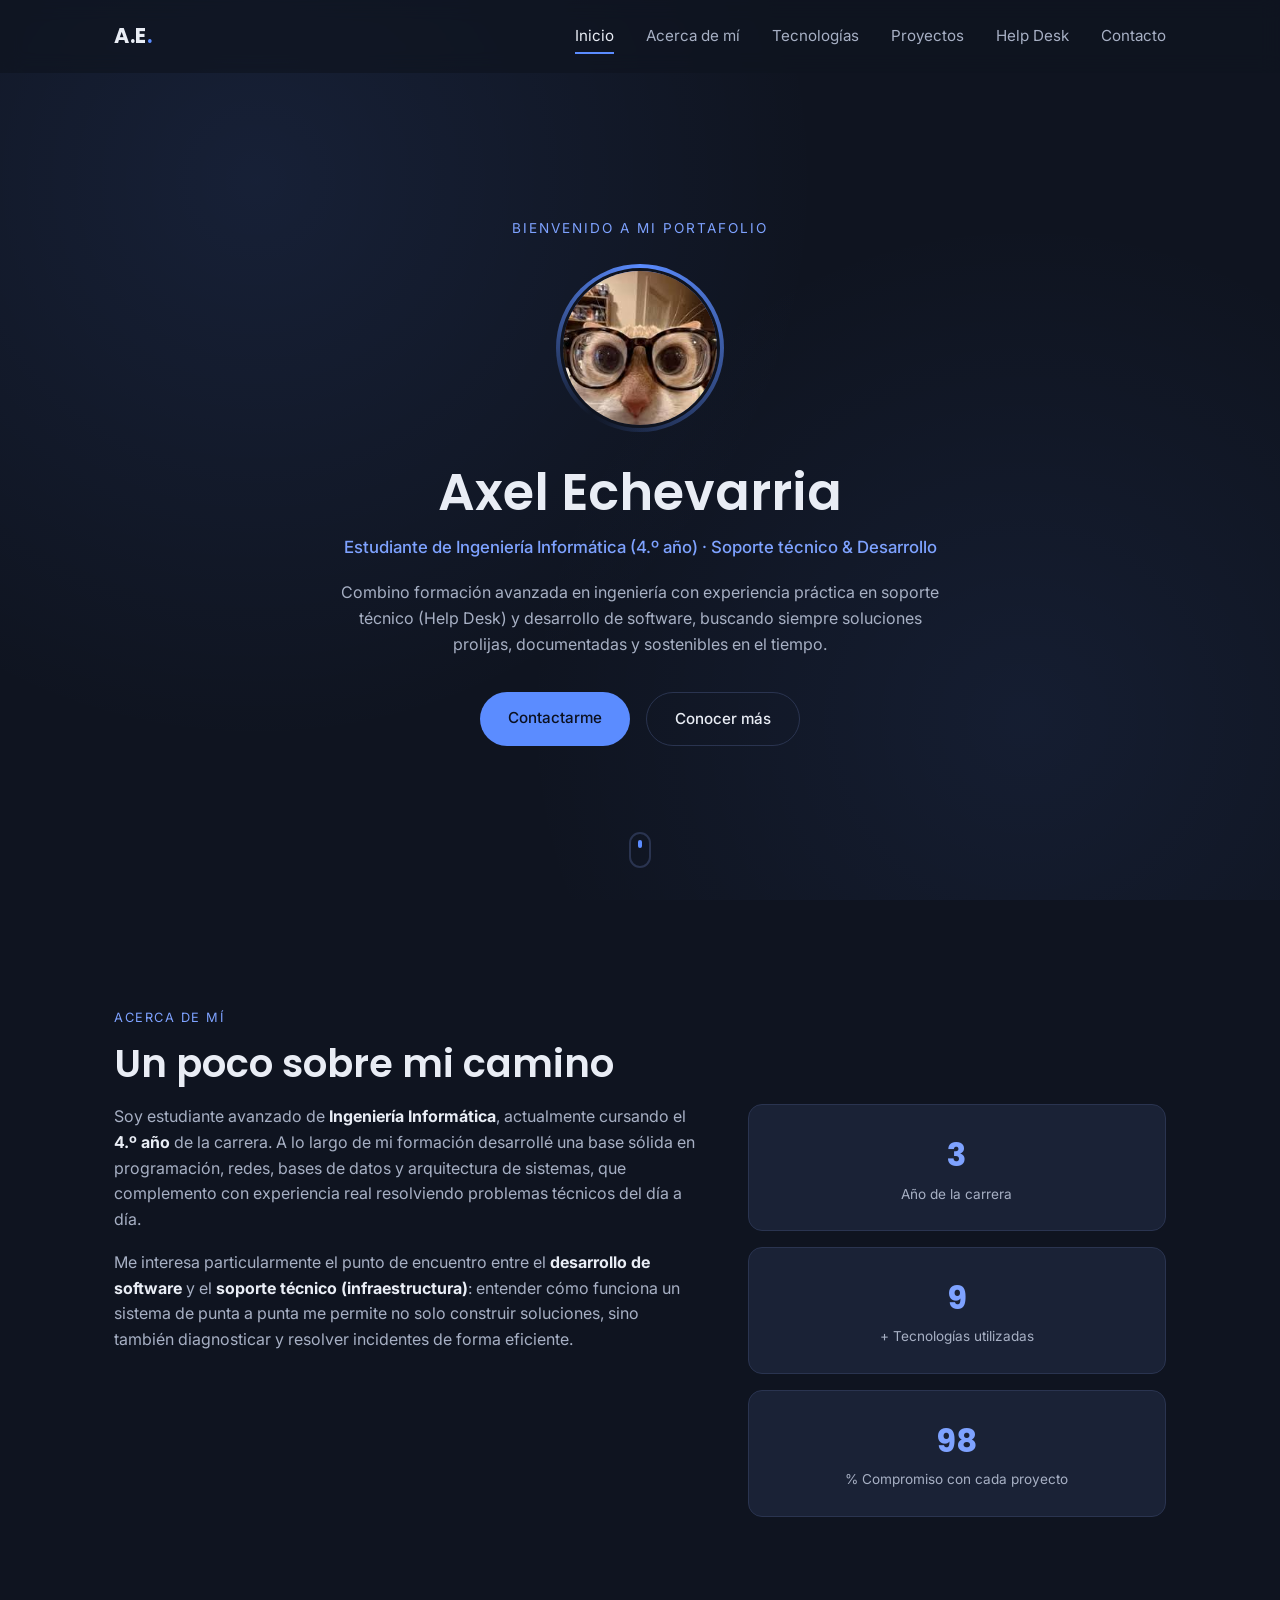
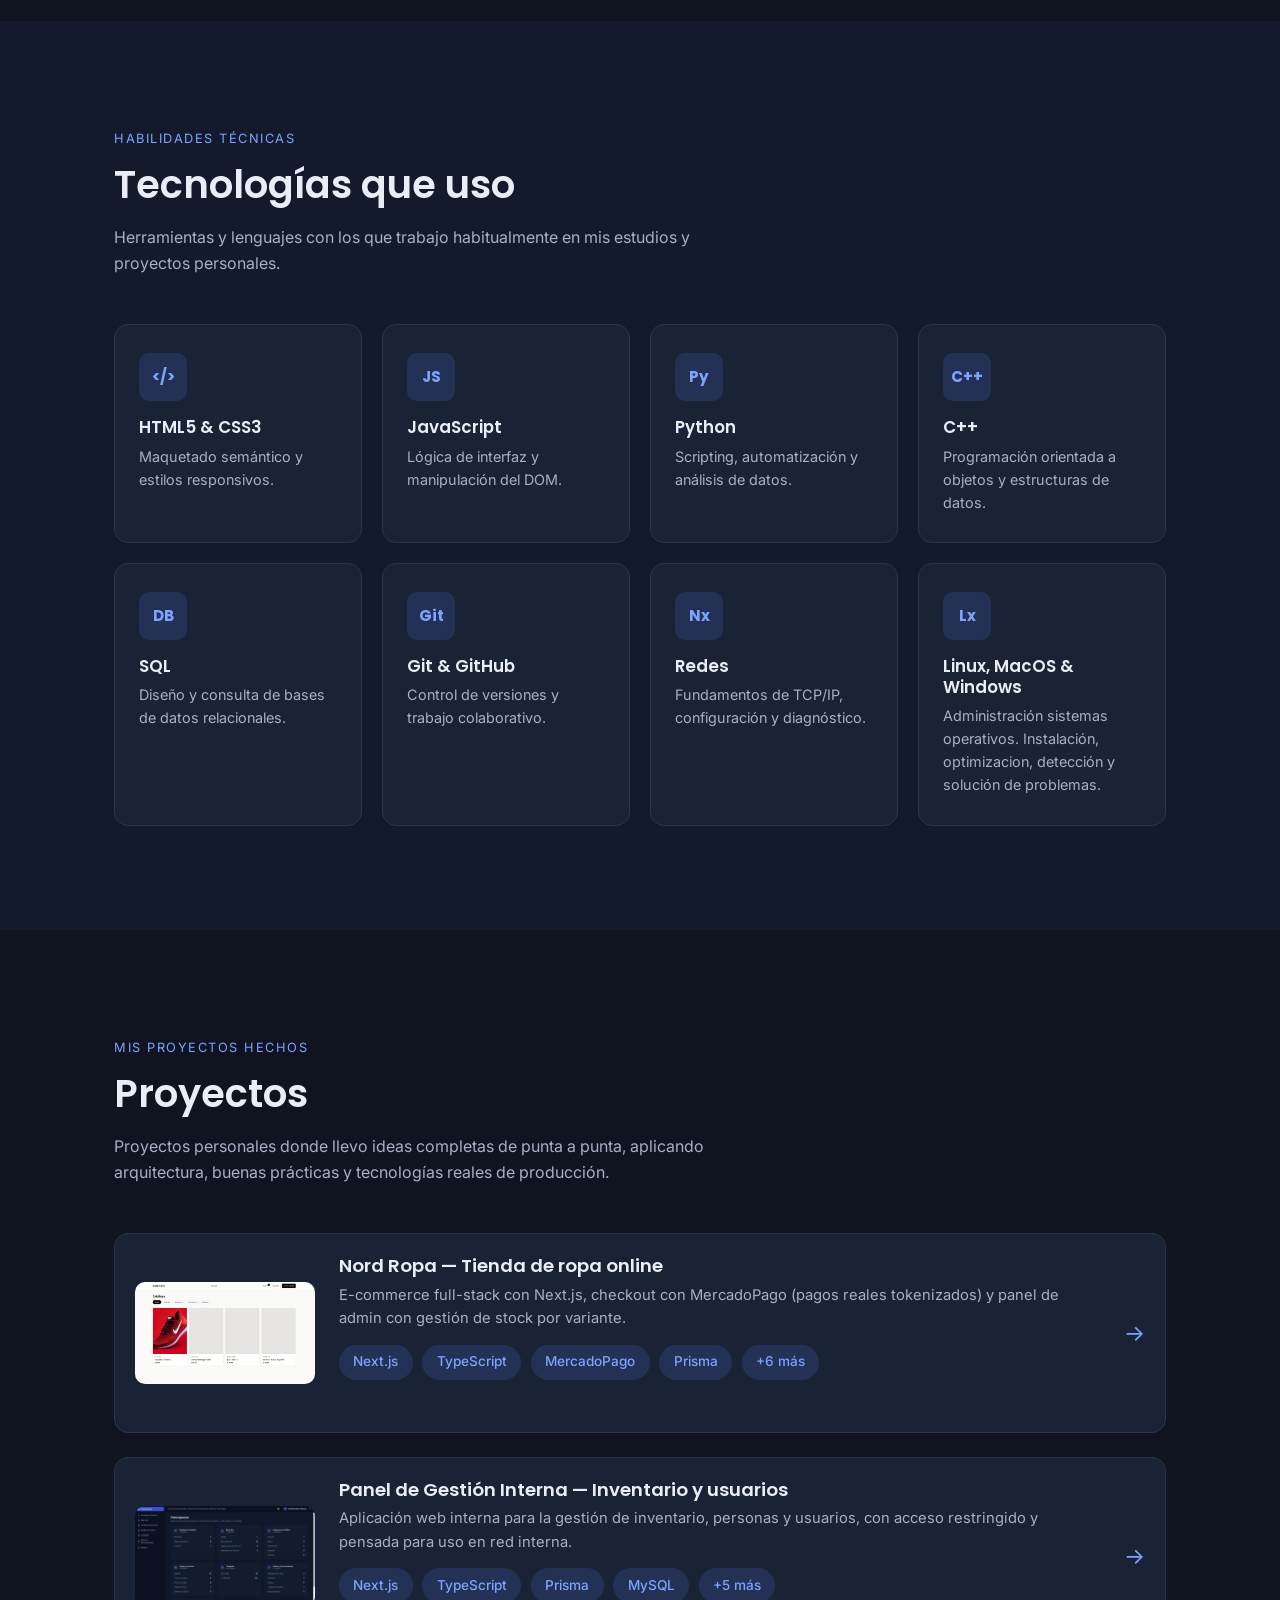
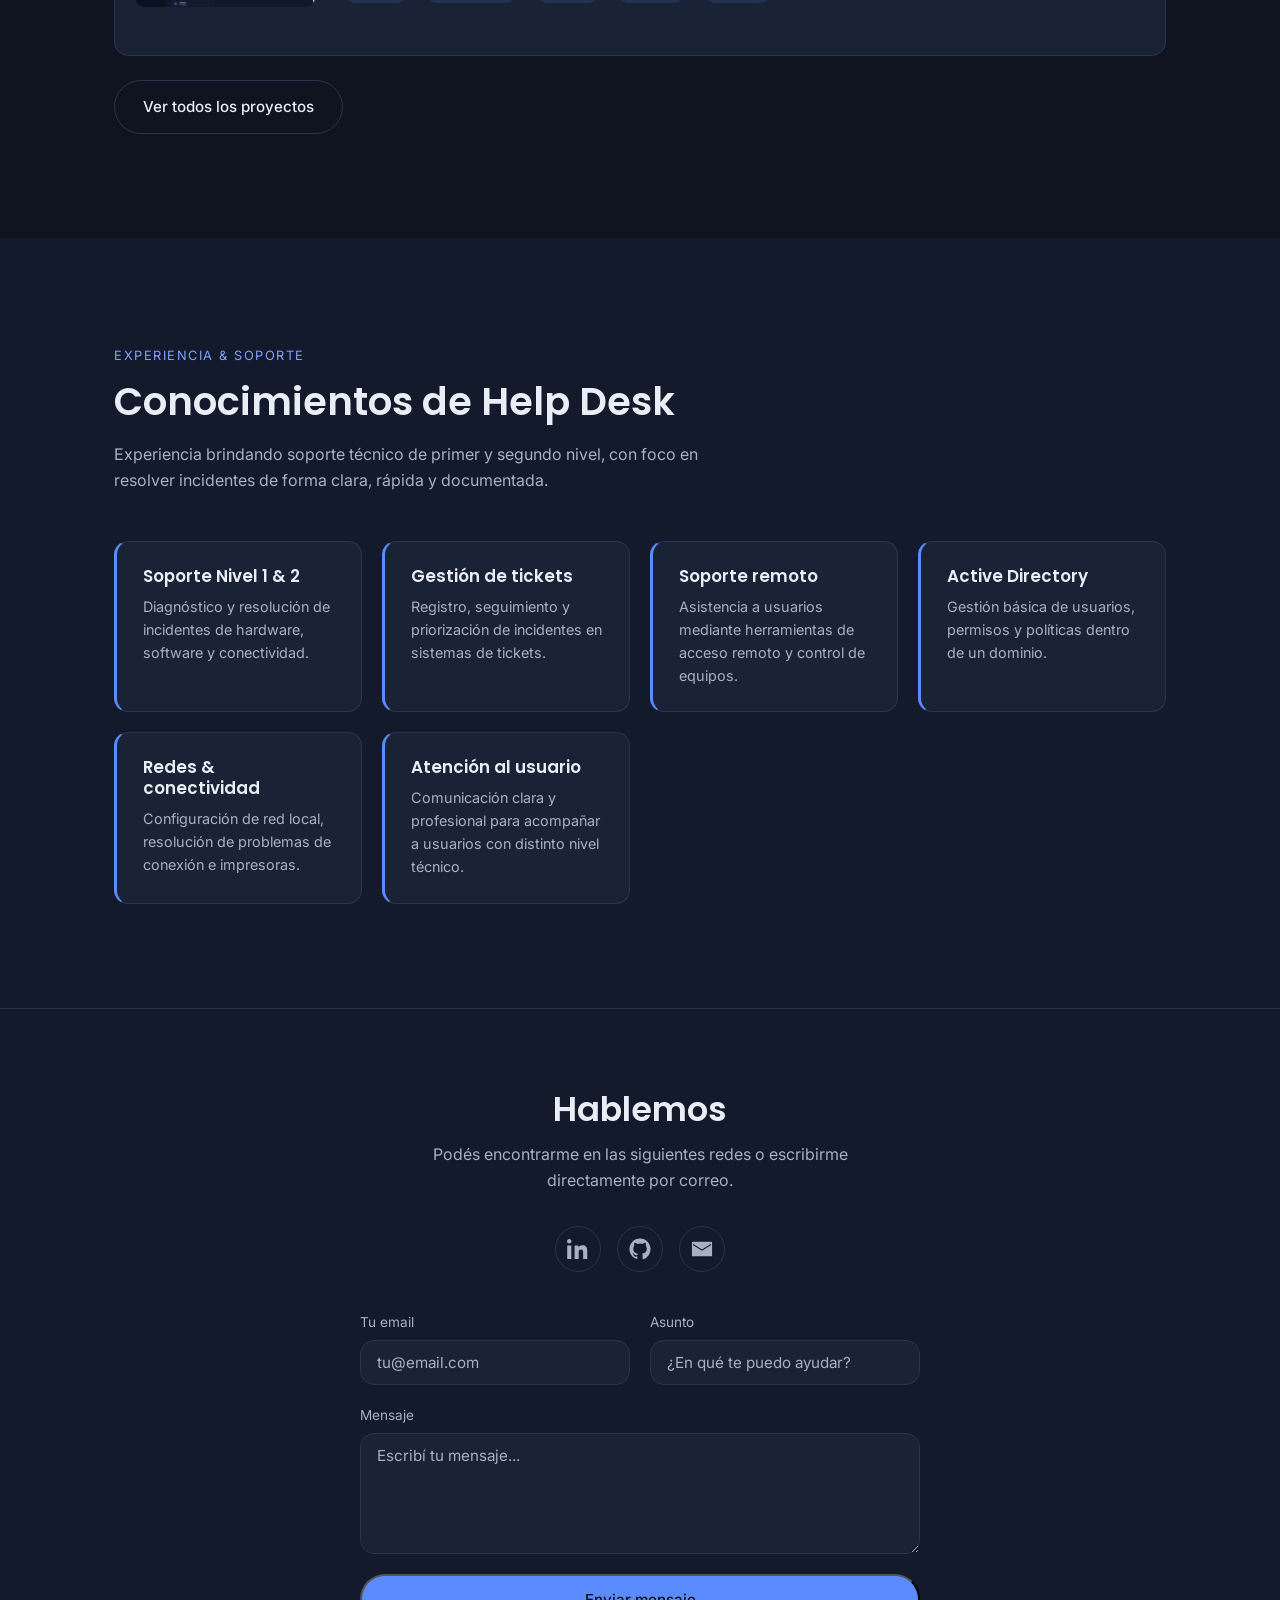
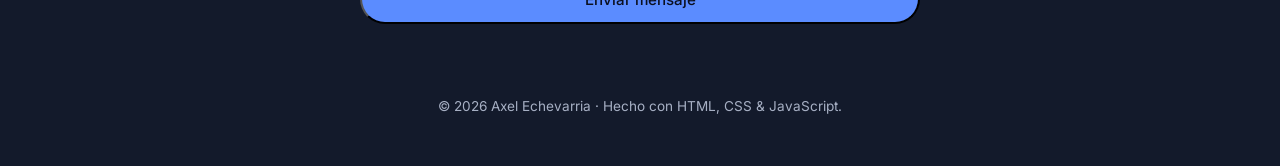
<file: index.html>
<!DOCTYPE html>
<html lang="es">
<head>
<meta charset="UTF-8">
<meta name="viewport" content="width=device-width, initial-scale=1.0">
<title>Axel Echevarria — Portafolio</title>
<meta name="description" content="Portafolio personal — Estudiante de Ingeniería Informática, soporte técnico y desarrollo.">
<link rel="preconnect" href="https://fonts.googleapis.com">
<link rel="preconnect" href="https://fonts.gstatic.com" crossorigin>
<link href="https://fonts.googleapis.com/css2?family=Poppins:wght@400;500;600;700&family=Inter:wght@400;500;600&display=swap" rel="stylesheet">
<link rel="stylesheet" href="css/style.css">
</head>
<body>

  <!-- Barra de progreso de scroll -->
  <div class="scroll-progress" id="scrollProgress"></div>

  <!-- NAVBAR -->
  <header class="navbar" id="navbar">
    <nav class="nav container">
      <a href="#inicio" class="logo">A.E<span>.</span></a>

      <button class="nav-toggle" id="navToggle" aria-label="Abrir menú">
        <span></span><span></span><span></span>
      </button>

      <ul class="nav-links" id="navLinks">
        <li><a href="#inicio" class="nav-link active">Inicio</a></li>
        <li><a href="#acerca" class="nav-link">Acerca de mí</a></li>
        <li><a href="#tecnologias" class="nav-link">Tecnologías</a></li>
        <li><a href="mis_proyectos.html" class="nav-link">Proyectos</a></li>
        <li><a href="#helpdesk" class="nav-link">Help Desk</a></li>
        <li><a href="#contacto" class="nav-link">Contacto</a></li>
      </ul>
    </nav>
  </header>

  <main>
    <!-- HERO -->
    <section id="inicio" class="hero">
      <div class="container hero-content">
        <p class="hero-eyebrow reveal">Bienvenido a mi portafolio</p>

        <div class="hero-photo reveal">
          <div class="hero-photo-ring">
            <!--
              Reemplazá la imagen de abajo por tu foto:
              agregá tu archivo en assets/foto.jpg (o cambiá el nombre acá).
              Si no existe, se muestra un placeholder con tus iniciales.
            -->
            <img src="assets/foto.jpg" alt="Foto de Axel Echevarria" id="profilePhoto">
            <div class="hero-photo-fallback" id="photoFallback">AC</div>
          </div>
        </div>

        <h1 class="hero-title reveal">Axel Echevarria</h1>
        <p class="hero-subtitle reveal">
          Estudiante de Ingeniería Informática (4.º año) · Soporte técnico &amp; Desarrollo
        </p>
        <p class="hero-desc reveal">
          Combino formación avanzada en ingeniería con experiencia práctica en soporte
          técnico (Help Desk) y desarrollo de software, buscando siempre soluciones
          prolijas, documentadas y sostenibles en el tiempo.
        </p>

        <div class="hero-actions reveal">
          <a href="#contacto" class="btn btn-primary">Contactarme</a>
          <a href="#acerca" class="btn btn-outline">Conocer más</a>
        </div>
      </div>

      <a href="#acerca" class="scroll-cue" aria-label="Desplazarse hacia abajo">
        <span></span>
      </a>
    </section>

    <!-- ACERCA DE MÍ -->
    <section id="acerca" class="section">
      <div class="container">
        <span class="section-tag reveal">Acerca de mí</span>
        <h2 class="section-title reveal">Un poco sobre mi camino</h2>

        <div class="about-grid">
          <div class="about-text reveal">
            <p>
              Soy estudiante avanzado de <strong>Ingeniería Informática</strong>, actualmente
              cursando el <strong>4.º año</strong> de la carrera. A lo largo de mi formación
              desarrollé una base sólida en programación, redes, bases de datos y arquitectura
              de sistemas, que complemento con experiencia real resolviendo problemas técnicos
              del día a día.
            </p>
            <p>
              Me interesa particularmente el punto de encuentro entre el <strong>desarrollo
              de software</strong> y el <strong>soporte técnico (infraestructura)</strong>: entender cómo
              funciona un sistema de punta a punta me permite no solo construir soluciones,
              sino también diagnosticar y resolver incidentes de forma eficiente.
            </p>
            
          </div>

          <div class="about-stats reveal">
            <div class="stat-card">
              <span class="stat-number" data-count="4">0</span>
              <span class="stat-label">Año de la carrera</span>
            </div>
            <div class="stat-card">
              <span class="stat-number" data-count="10">0</span>
              <span class="stat-label">+ Tecnologías utilizadas</span>
            </div>
            <div class="stat-card">
              <span class="stat-number" data-count="100">0</span>
              <span class="stat-label">% Compromiso con cada proyecto</span>
            </div>
          </div>
        </div>
      </div>
    </section>

    <!-- TECNOLOGÍAS -->
    <section id="tecnologias" class="section section-alt">
      <div class="container">
        <span class="section-tag reveal">Habilidades técnicas</span>
        <h2 class="section-title reveal">Tecnologías que uso</h2>
        <p class="section-desc reveal">
          Herramientas y lenguajes con los que trabajo habitualmente en mis estudios
          y proyectos personales.
        </p>

        <div class="tech-grid">
          <div class="tech-card reveal">
            <div class="tech-icon">&lt;/&gt;</div>
            <h3>HTML5 &amp; CSS3</h3>
            <p>Maquetado semántico y estilos responsivos.</p>
          </div>
          <div class="tech-card reveal">
            <div class="tech-icon">JS</div>
            <h3>JavaScript</h3>
            <p>Lógica de interfaz y manipulación del DOM.</p>
          </div>
          <div class="tech-card reveal">
            <div class="tech-icon">Py</div>
            <h3>Python</h3>
            <p>Scripting, automatización y análisis de datos.</p>
          </div>
          <div class="tech-card reveal">
            <div class="tech-icon">C++</div>
            <h3>C++</h3>
            <p>Programación orientada a objetos y estructuras de datos.</p>
          </div>
          <div class="tech-card reveal">
            <div class="tech-icon">DB</div>
            <h3>SQL</h3>
            <p>Diseño y consulta de bases de datos relacionales.</p>
          </div>
          <div class="tech-card reveal">
            <div class="tech-icon">Git</div>
            <h3>Git &amp; GitHub</h3>
            <p>Control de versiones y trabajo colaborativo.</p>
          </div>
          <div class="tech-card reveal">
            <div class="tech-icon">Nx</div>
            <h3>Redes</h3>
            <p>Fundamentos de TCP/IP, configuración y diagnóstico.</p>
          </div>
          <div class="tech-card reveal">
            <div class="tech-icon">Lx</div>
            <h3>Linux, MacOS &amp; Windows</h3>
            <p>Administración sistemas operativos. Instalación, optimizacion, detección y solución de problemas.</p>
          </div>
        </div>
      </div>
    </section>

    <!-- PROYECTOS (vista previa) -->
    <section id="proyectos" class="section">
      <div class="container">
        <span class="section-tag reveal">Mis proyectos hechos</span>
        <h2 class="section-title reveal">Proyectos</h2>
        <p class="section-desc reveal">
          Proyectos personales donde llevo ideas completas de punta a punta,
          aplicando arquitectura, buenas prácticas y tecnologías reales de producción.
        </p>

        <a href="mis_proyectos.html" class="project-preview-card reveal">
          <div class="project-preview-thumb">
            <img src="mis_proyectos/tienda_ropa/01-catalogo.jpg" alt="Captura del catálogo — Nord Ropa">
          </div>
          <div class="project-preview-info">
            <h3>Nord Ropa — Tienda de ropa online</h3>
            <p>
              E-commerce full-stack con Next.js, checkout con MercadoPago (pagos
              reales tokenizados) y panel de admin con gestión de stock por variante.
            </p>
            <div class="project-tech">
              <span class="tech-badge">Next.js</span>
              <span class="tech-badge">TypeScript</span>
              <span class="tech-badge">MercadoPago</span>
              <span class="tech-badge">Prisma</span>
              <span class="tech-badge">+6 más</span>
            </div>
          </div>
          <span class="project-preview-arrow" aria-hidden="true">→</span>
        </a>

        <a href="mis_proyectos.html" class="project-preview-card reveal">
          <div class="project-preview-thumb">
            <img src="mis_proyectos/repo/capturas/02-panel-general-oscuro.jpg" alt="Captura del panel general — Panel de Gestión Interna">
          </div>
          <div class="project-preview-info">
            <h3>Panel de Gestión Interna — Inventario y usuarios</h3>
            <p>
              Aplicación web interna para la gestión de inventario, personas y
              usuarios, con acceso restringido y pensada para uso en red interna.
            </p>
            <div class="project-tech">
              <span class="tech-badge">Next.js</span>
              <span class="tech-badge">TypeScript</span>
              <span class="tech-badge">Prisma</span>
              <span class="tech-badge">MySQL</span>
              <span class="tech-badge">+5 más</span>
            </div>
          </div>
          <span class="project-preview-arrow" aria-hidden="true">→</span>
        </a>

        <a href="mis_proyectos.html" class="btn btn-outline project-see-all reveal">Ver todos los proyectos</a>
      </div>
    </section>

    <!-- HELP DESK -->
    <section id="helpdesk" class="section section-alt">
      <div class="container">
        <span class="section-tag reveal">Experiencia &amp; soporte</span>
        <h2 class="section-title reveal">Conocimientos de Help Desk</h2>
        <p class="section-desc reveal">
          Experiencia brindando soporte técnico de primer y segundo nivel,
          con foco en resolver incidentes de forma clara, rápida y documentada.
        </p>

        <div class="helpdesk-grid">
          <div class="helpdesk-card reveal">
            <h3>Soporte Nivel 1 &amp; 2</h3>
            <p>Diagnóstico y resolución de incidentes de hardware, software y conectividad.</p>
          </div>
          <div class="helpdesk-card reveal">
            <h3>Gestión de tickets</h3>
            <p>Registro, seguimiento y priorización de incidentes en sistemas de tickets.</p>
          </div>
          <div class="helpdesk-card reveal">
            <h3>Soporte remoto</h3>
            <p>Asistencia a usuarios mediante herramientas de acceso remoto y control de equipos.</p>
          </div>
          <div class="helpdesk-card reveal">
            <h3>Active Directory</h3>
            <p>Gestión básica de usuarios, permisos y políticas dentro de un dominio.</p>
          </div>
          <div class="helpdesk-card reveal">
            <h3>Redes &amp; conectividad</h3>
            <p>Configuración de red local, resolución de problemas de conexión e impresoras.</p>
          </div>
          <div class="helpdesk-card reveal">
            <h3>Atención al usuario</h3>
            <p>Comunicación clara y profesional para acompañar a usuarios con distinto nivel técnico.</p>
          </div>
        </div>
      </div>
    </section>
  </main>

  <!-- CONTACTO / REDES SOCIALES -->
  <footer id="contacto" class="footer">
    <div class="container">
      <h2 class="footer-title reveal">Hablemos</h2>
      <p class="footer-desc reveal">
        Podés encontrarme en las siguientes redes o escribirme directamente por correo.
      </p>

      <div class="social-links reveal">
        <a href="https://www.linkedin.com/in/axel-echevarria-0168621a0/" class="social-link" aria-label="LinkedIn" target="_blank" rel="noopener">
          <svg viewBox="0 0 24 24" width="22" height="22" fill="currentColor"><path d="M4.98 3.5C4.98 4.88 3.87 6 2.5 6S0 4.88 0 3.5 1.12 1 2.5 1s2.48 1.12 2.48 2.5zM.24 8.25h4.5V23h-4.5V8.25zM8.13 8.25h4.31v2.02h.06c.6-1.14 2.06-2.34 4.24-2.34 4.53 0 5.36 2.98 5.36 6.86V23h-4.5v-6.77c0-1.62-.03-3.7-2.25-3.7-2.26 0-2.6 1.76-2.6 3.58V23h-4.5V8.25z"/></svg>
        </a>
        <a href="https://github.com/axel99e" class="social-link" aria-label="GitHub" target="_blank" rel="noopener">
          <svg viewBox="0 0 24 24" width="22" height="22" fill="currentColor"><path d="M12 .5C5.65.5.5 5.65.5 12c0 5.09 3.29 9.4 7.86 10.93.58.1.79-.25.79-.56 0-.27-.01-1.16-.02-2.11-3.2.7-3.88-1.36-3.88-1.36-.52-1.34-1.28-1.69-1.28-1.69-1.04-.72.08-.7.08-.7 1.15.08 1.76 1.19 1.76 1.19 1.03 1.76 2.69 1.25 3.35.96.1-.75.4-1.25.73-1.54-2.55-.29-5.24-1.28-5.24-5.7 0-1.26.45-2.29 1.19-3.09-.12-.29-.52-1.46.11-3.05 0 0 .97-.31 3.18 1.18a11 11 0 0 1 5.79 0c2.2-1.49 3.17-1.18 3.17-1.18.64 1.59.24 2.76.12 3.05.74.8 1.18 1.83 1.18 3.09 0 4.43-2.7 5.4-5.27 5.69.42.36.78 1.08.78 2.18 0 1.57-.01 2.84-.01 3.23 0 .31.21.67.8.56A10.99 10.99 0 0 0 23.5 12C23.5 5.65 18.35.5 12 .5z"/></svg>
        </a>
        <a href="mailto:axelechev@gmail.com" class="social-link" aria-label="Correo electrónico">
          <svg viewBox="0 0 24 24" width="22" height="22" fill="currentColor"><path d="M2 4h20a1 1 0 0 1 1 1v14a1 1 0 0 1-1 1H2a1 1 0 0 1-1-1V5a1 1 0 0 1 1-1zm19.4 2.6L12 12.5 2.6 6.6 2 7.7l10 6.2 10-6.2z"/></svg>
        </a>
      </div>

      <!-- Formulario de contacto vía Web3Forms (sin backend propio). -->
      <form class="contact-form reveal" id="contactForm" action="https://api.web3forms.com/submit" method="POST">
        <input type="hidden" name="access_key" value="4124bc94-127f-42cf-8d1d-780a846f8611">
        <input type="hidden" name="from_name" value="Formulario del portafolio">
        <input type="checkbox" name="botcheck" class="hidden-field" style="display:none" tabindex="-1" autocomplete="off">

        <div class="form-row">
          <div class="form-group">
            <label for="fromEmail">Tu email</label>
            <input type="email" id="fromEmail" name="email" placeholder="tu@email.com" required>
          </div>
          <div class="form-group">
            <label for="fromSubject">Asunto</label>
            <input type="text" id="fromSubject" name="subject" placeholder="¿En qué te puedo ayudar?" required>
          </div>
        </div>

        <div class="form-group">
          <label for="fromMessage">Mensaje</label>
          <textarea id="fromMessage" name="message" rows="5" placeholder="Escribí tu mensaje..." required></textarea>
        </div>

        <button type="submit" class="btn btn-primary form-submit">Enviar mensaje</button>
        <p class="form-status" id="formStatus" role="status" aria-live="polite"></p>
      </form>

      <p class="footer-bottom reveal">&copy; <span id="year"></span> Axel Echevarria · Hecho con HTML, CSS &amp; JavaScript.</p>
    </div>
  </footer>

  <button class="to-top" id="toTop" aria-label="Volver arriba">↑</button>

  <script src="js/script.js"></script>
</body>
</html>
</file>
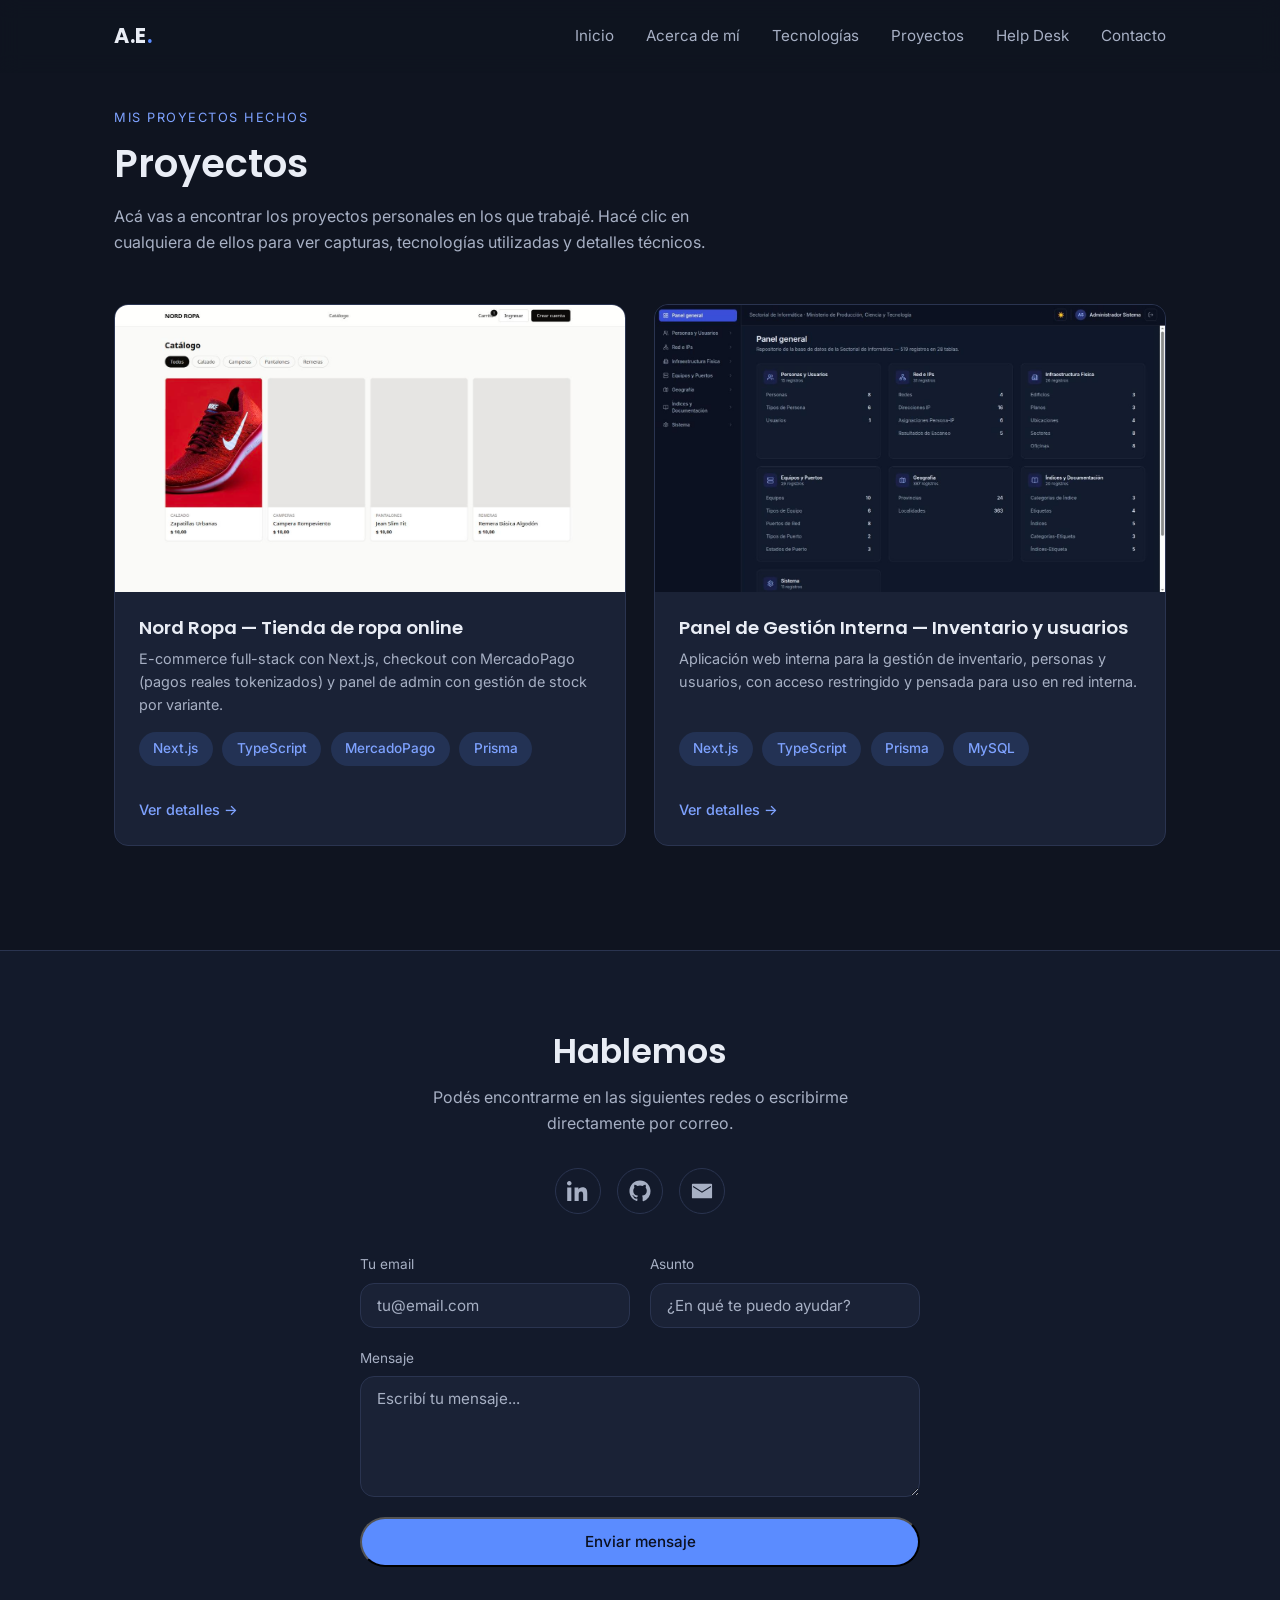
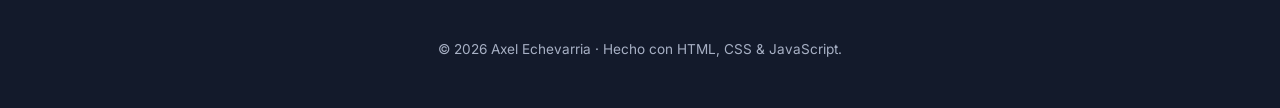
<file: mis_proyectos.html>
<!DOCTYPE html>
<html lang="es">
<head>
<meta charset="UTF-8">
<meta name="viewport" content="width=device-width, initial-scale=1.0">
<title>Proyectos — Axel Echevarria</title>
<meta name="description" content="Proyectos personales de Axel Echevarria — desarrollo full-stack, arquitectura y buenas prácticas.">
<link rel="preconnect" href="https://fonts.googleapis.com">
<link rel="preconnect" href="https://fonts.gstatic.com" crossorigin>
<link href="https://fonts.googleapis.com/css2?family=Poppins:wght@400;500;600;700&family=Inter:wght@400;500;600&display=swap" rel="stylesheet">
<link rel="stylesheet" href="css/style.css">
</head>
<body>

  <!-- Barra de progreso de scroll -->
  <div class="scroll-progress" id="scrollProgress"></div>

  <!-- NAVBAR -->
  <header class="navbar" id="navbar">
    <nav class="nav container">
      <a href="index.html#inicio" class="logo">A.E<span>.</span></a>

      <button class="nav-toggle" id="navToggle" aria-label="Abrir menú">
        <span></span><span></span><span></span>
      </button>

      <ul class="nav-links" id="navLinks">
        <li><a href="index.html#inicio" class="nav-link">Inicio</a></li>
        <li><a href="index.html#acerca" class="nav-link">Acerca de mí</a></li>
        <li><a href="index.html#tecnologias" class="nav-link">Tecnologías</a></li>
        <li><a href="mis_proyectos.html" class="nav-link active">Proyectos</a></li>
        <li><a href="index.html#helpdesk" class="nav-link">Help Desk</a></li>
        <li><a href="#contacto" class="nav-link">Contacto</a></li>
      </ul>
    </nav>
  </header>

  <main>
    <!-- LISTADO DE PROYECTOS -->
    <section id="lista-proyectos" class="section">
      <div class="container">
        <span class="section-tag reveal">Mis proyectos hechos</span>
        <h2 class="section-title reveal">Proyectos</h2>
        <p class="section-desc reveal">
          Acá vas a encontrar los proyectos personales en los que trabajé. Hacé clic
          en cualquiera de ellos para ver capturas, tecnologías utilizadas y detalles técnicos.
        </p>

        <div class="projects-list-grid">
          <a href="mis_proyectos/tienda_ropa/index.html" class="project-list-card reveal">
            <div class="project-list-thumb">
              <img src="mis_proyectos/tienda_ropa/01-catalogo.jpg" alt="Captura del catálogo — Nord Ropa">
            </div>
            <div class="project-list-body">
              <h3>Nord Ropa — Tienda de ropa online</h3>
              <p>
                E-commerce full-stack con Next.js, checkout con MercadoPago (pagos
                reales tokenizados) y panel de admin con gestión de stock por variante.
              </p>
              <div class="project-tech">
                <span class="tech-badge">Next.js</span>
                <span class="tech-badge">TypeScript</span>
                <span class="tech-badge">MercadoPago</span>
                <span class="tech-badge">Prisma</span>
              </div>
              <span class="project-list-link">Ver detalles →</span>
            </div>
          </a>

          <a href="mis_proyectos/repo/index.html" class="project-list-card reveal">
            <div class="project-list-thumb">
              <img src="mis_proyectos/repo/capturas/02-panel-general-oscuro.jpg" alt="Captura del panel general — Panel de Gestión Interna">
            </div>
            <div class="project-list-body">
              <h3>Panel de Gestión Interna — Inventario y usuarios</h3>
              <p>
                Aplicación web interna para la gestión de inventario, personas y
                usuarios, con acceso restringido y pensada para uso en red interna.
              </p>
              <div class="project-tech">
                <span class="tech-badge">Next.js</span>
                <span class="tech-badge">TypeScript</span>
                <span class="tech-badge">Prisma</span>
                <span class="tech-badge">MySQL</span>
              </div>
              <span class="project-list-link">Ver detalles →</span>
            </div>
          </a>
        </div>
      </div>
    </section>
  </main>

  <!-- CONTACTO / REDES SOCIALES -->
  <footer id="contacto" class="footer">
    <div class="container">
      <h2 class="footer-title reveal">Hablemos</h2>
      <p class="footer-desc reveal">
        Podés encontrarme en las siguientes redes o escribirme directamente por correo.
      </p>

      <div class="social-links reveal">
        <a href="https://www.linkedin.com/in/axel-echevarria-0168621a0/" class="social-link" aria-label="LinkedIn" target="_blank" rel="noopener">
          <svg viewBox="0 0 24 24" width="22" height="22" fill="currentColor"><path d="M4.98 3.5C4.98 4.88 3.87 6 2.5 6S0 4.88 0 3.5 1.12 1 2.5 1s2.48 1.12 2.48 2.5zM.24 8.25h4.5V23h-4.5V8.25zM8.13 8.25h4.31v2.02h.06c.6-1.14 2.06-2.34 4.24-2.34 4.53 0 5.36 2.98 5.36 6.86V23h-4.5v-6.77c0-1.62-.03-3.7-2.25-3.7-2.26 0-2.6 1.76-2.6 3.58V23h-4.5V8.25z"/></svg>
        </a>
        <a href="https://github.com/axel99e" class="social-link" aria-label="GitHub" target="_blank" rel="noopener">
          <svg viewBox="0 0 24 24" width="22" height="22" fill="currentColor"><path d="M12 .5C5.65.5.5 5.65.5 12c0 5.09 3.29 9.4 7.86 10.93.58.1.79-.25.79-.56 0-.27-.01-1.16-.02-2.11-3.2.7-3.88-1.36-3.88-1.36-.52-1.34-1.28-1.69-1.28-1.69-1.04-.72.08-.7.08-.7 1.15.08 1.76 1.19 1.76 1.19 1.03 1.76 2.69 1.25 3.35.96.1-.75.4-1.25.73-1.54-2.55-.29-5.24-1.28-5.24-5.7 0-1.26.45-2.29 1.19-3.09-.12-.29-.52-1.46.11-3.05 0 0 .97-.31 3.18 1.18a11 11 0 0 1 5.79 0c2.2-1.49 3.17-1.18 3.17-1.18.64 1.59.24 2.76.12 3.05.74.8 1.18 1.83 1.18 3.09 0 4.43-2.7 5.4-5.27 5.69.42.36.78 1.08.78 2.18 0 1.57-.01 2.84-.01 3.23 0 .31.21.67.8.56A10.99 10.99 0 0 0 23.5 12C23.5 5.65 18.35.5 12 .5z"/></svg>
        </a>
        <a href="mailto:axelechev@gmail.com" class="social-link" aria-label="Correo electrónico">
          <svg viewBox="0 0 24 24" width="22" height="22" fill="currentColor"><path d="M2 4h20a1 1 0 0 1 1 1v14a1 1 0 0 1-1 1H2a1 1 0 0 1-1-1V5a1 1 0 0 1 1-1zm19.4 2.6L12 12.5 2.6 6.6 2 7.7l10 6.2 10-6.2z"/></svg>
        </a>
      </div>

      <!-- Formulario de contacto vía Web3Forms (sin backend propio). -->
      <form class="contact-form reveal" id="contactForm" action="https://api.web3forms.com/submit" method="POST">
        <input type="hidden" name="access_key" value="4124bc94-127f-42cf-8d1d-780a846f8611">
        <input type="hidden" name="from_name" value="Formulario del portafolio">
        <input type="checkbox" name="botcheck" class="hidden-field" style="display:none" tabindex="-1" autocomplete="off">

        <div class="form-row">
          <div class="form-group">
            <label for="fromEmail">Tu email</label>
            <input type="email" id="fromEmail" name="email" placeholder="tu@email.com" required>
          </div>
          <div class="form-group">
            <label for="fromSubject">Asunto</label>
            <input type="text" id="fromSubject" name="subject" placeholder="¿En qué te puedo ayudar?" required>
          </div>
        </div>

        <div class="form-group">
          <label for="fromMessage">Mensaje</label>
          <textarea id="fromMessage" name="message" rows="5" placeholder="Escribí tu mensaje..." required></textarea>
        </div>

        <button type="submit" class="btn btn-primary form-submit">Enviar mensaje</button>
        <p class="form-status" id="formStatus" role="status" aria-live="polite"></p>
      </form>

      <p class="footer-bottom reveal">&copy; <span id="year"></span> Axel Echevarria · Hecho con HTML, CSS &amp; JavaScript.</p>
    </div>
  </footer>

  <button class="to-top" id="toTop" aria-label="Volver arriba">↑</button>

  <script src="js/script.js"></script>
</body>
</html>
</file>
<file: css/style.css>
/* =========================================================
   Variables y reset
   ========================================================= */
:root {
  --bg: #0f1420;
  --bg-alt: #131a2b;
  --surface: #1a2236;
  --surface-hover: #212b43;
  --border: #2a3450;
  --text: #e9edf5;
  --text-muted: #a7b0c4;
  --accent: #5b8cff;
  --accent-soft: rgba(91, 140, 255, 0.15);
  --accent-strong: #7ea2ff;
  --radius: 14px;
  --transition: 0.35s cubic-bezier(0.4, 0, 0.2, 1);
  --font-heading: 'Poppins', 'Inter', sans-serif;
  --font-body: 'Inter', sans-serif;
}

* {
  margin: 0;
  padding: 0;
  box-sizing: border-box;
}

html {
  scroll-behavior: smooth;
}

body {
  background: var(--bg);
  color: var(--text);
  font-family: var(--font-body);
  line-height: 1.6;
  overflow-x: hidden;
}

.container {
  max-width: 1100px;
  margin: 0 auto;
  padding: 0 1.5rem;
}

h1, h2, h3 {
  font-family: var(--font-heading);
  font-weight: 600;
  line-height: 1.25;
}

a {
  color: inherit;
  text-decoration: none;
}

img {
  max-width: 100%;
  display: block;
}

/* =========================================================
   Barra de progreso de scroll
   ========================================================= */
.scroll-progress {
  position: fixed;
  top: 0;
  left: 0;
  height: 3px;
  width: 0%;
  background: linear-gradient(90deg, var(--accent), var(--accent-strong));
  z-index: 1000;
  transition: width 0.1s ease-out;
}

/* =========================================================
   Navbar
   ========================================================= */
.navbar {
  position: fixed;
  top: 0;
  left: 0;
  width: 100%;
  z-index: 900;
  background: rgba(15, 20, 32, 0.7);
  backdrop-filter: blur(10px);
  border-bottom: 1px solid transparent;
  transition: border-color var(--transition), background var(--transition);
}

.navbar.scrolled {
  background: rgba(15, 20, 32, 0.92);
  border-bottom-color: var(--border);
}

.nav {
  display: flex;
  align-items: center;
  justify-content: space-between;
  height: 72px;
}

.logo {
  font-family: var(--font-heading);
  font-weight: 700;
  font-size: 1.3rem;
  letter-spacing: 0.5px;
}

.logo span {
  color: var(--accent);
}

.nav-links {
  display: flex;
  gap: 2rem;
  list-style: none;
}

.nav-link {
  position: relative;
  font-size: 0.95rem;
  color: var(--text-muted);
  padding: 0.4rem 0;
  transition: color var(--transition);
}

.nav-link::after {
  content: '';
  position: absolute;
  left: 0;
  bottom: -2px;
  width: 0%;
  height: 2px;
  background: var(--accent);
  transition: width var(--transition);
}

.nav-link:hover,
.nav-link.active {
  color: var(--text);
}

.nav-link:hover::after,
.nav-link.active::after {
  width: 100%;
}

.nav-toggle {
  display: none;
  flex-direction: column;
  gap: 5px;
  background: none;
  border: none;
  cursor: pointer;
  padding: 0.5rem;
}

.nav-toggle span {
  width: 24px;
  height: 2px;
  background: var(--text);
  border-radius: 2px;
  transition: var(--transition);
}

/* =========================================================
   Hero
   ========================================================= */
.hero {
  min-height: 100vh;
  display: flex;
  align-items: center;
  justify-content: center;
  position: relative;
  padding: 8rem 0 4rem;
  background:
    radial-gradient(circle at 20% 20%, rgba(91, 140, 255, 0.10), transparent 45%),
    radial-gradient(circle at 80% 80%, rgba(91, 140, 255, 0.08), transparent 40%);
}

.hero-content {
  text-align: center;
  display: flex;
  flex-direction: column;
  align-items: center;
}

.hero-eyebrow {
  font-size: 0.85rem;
  letter-spacing: 2px;
  text-transform: uppercase;
  color: var(--accent-strong);
  margin-bottom: 1.5rem;
}

.hero-photo {
  margin-bottom: 1.75rem;
}

.hero-photo-ring {
  position: relative;
  width: 168px;
  height: 168px;
  border-radius: 50%;
  padding: 4px;
  background: conic-gradient(from 0deg, var(--accent), transparent 60%, var(--accent));
  animation: rotate-ring 8s linear infinite;
}

@keyframes rotate-ring {
  to { transform: rotate(360deg); }
}

.hero-photo-ring img,
.hero-photo-ring .hero-photo-fallback {
  width: 100%;
  height: 100%;
  border-radius: 50%;
  object-fit: cover;
  background: var(--surface);
  border: 3px solid var(--bg);
}

.hero-photo-fallback {
  display: none;
  align-items: center;
  justify-content: center;
  font-family: var(--font-heading);
  font-size: 2.4rem;
  font-weight: 600;
  color: var(--accent-strong);
  letter-spacing: 1px;
}

.hero-photo-ring img.hidden {
  display: none;
}

.hero-photo-ring .hero-photo-fallback.visible {
  display: flex;
}

.hero-title {
  font-size: clamp(2.2rem, 5vw, 3.2rem);
  margin-bottom: 0.6rem;
}

.hero-subtitle {
  font-size: 1.05rem;
  color: var(--accent-strong);
  font-weight: 500;
  margin-bottom: 1.25rem;
}

.hero-desc {
  max-width: 600px;
  color: var(--text-muted);
  margin-bottom: 2.2rem;
}

.hero-actions {
  display: flex;
  gap: 1rem;
  flex-wrap: wrap;
  justify-content: center;
}

.btn {
  display: inline-block;
  padding: 0.85rem 1.75rem;
  border-radius: 999px;
  font-weight: 500;
  font-size: 0.95rem;
  transition: transform var(--transition), background var(--transition), border-color var(--transition), box-shadow var(--transition);
}

.btn-primary {
  background: var(--accent);
  color: #0b1020;
}

.btn-primary:hover {
  background: var(--accent-strong);
  transform: translateY(-2px);
  box-shadow: 0 10px 25px -10px var(--accent);
}

.btn-outline {
  border: 1px solid var(--border);
  color: var(--text);
}

.btn-outline:hover {
  border-color: var(--accent);
  transform: translateY(-2px);
}

.scroll-cue {
  position: absolute;
  bottom: 2rem;
  left: 50%;
  transform: translateX(-50%);
}

.scroll-cue span {
  display: block;
  width: 22px;
  height: 36px;
  border: 2px solid var(--border);
  border-radius: 12px;
  position: relative;
}

.scroll-cue span::before {
  content: '';
  position: absolute;
  top: 6px;
  left: 50%;
  width: 4px;
  height: 8px;
  background: var(--accent);
  border-radius: 2px;
  transform: translateX(-50%);
  animation: scroll-dot 1.8s ease infinite;
}

@keyframes scroll-dot {
  0% { opacity: 1; transform: translate(-50%, 0); }
  60% { opacity: 0; transform: translate(-50%, 10px); }
  100% { opacity: 0; }
}

/* =========================================================
   Secciones genéricas
   ========================================================= */
.section {
  padding: 6.5rem 0;
}

.section-alt {
  background: var(--bg-alt);
}

.section-tag {
  display: inline-block;
  font-size: 0.8rem;
  text-transform: uppercase;
  letter-spacing: 1.5px;
  color: var(--accent-strong);
  margin-bottom: 0.75rem;
}

.section-title {
  font-size: clamp(1.8rem, 4vw, 2.4rem);
  margin-bottom: 1rem;
}

.section-desc {
  color: var(--text-muted);
  max-width: 620px;
  margin-bottom: 3rem;
}

/* =========================================================
   Acerca de mí
   ========================================================= */
.about-grid {
  display: grid;
  grid-template-columns: 1.4fr 1fr;
  gap: 3rem;
  align-items: start;
}

.about-text p {
  color: var(--text-muted);
  margin-bottom: 1.1rem;
}

.about-text strong {
  color: var(--text);
}

.about-stats {
  display: grid;
  gap: 1rem;
}

.stat-card {
  background: var(--surface);
  border: 1px solid var(--border);
  border-radius: var(--radius);
  padding: 1.5rem;
  text-align: center;
  transition: transform var(--transition), border-color var(--transition);
}

.stat-card:hover {
  transform: translateY(-4px);
  border-color: var(--accent);
}

.stat-number {
  display: block;
  font-family: var(--font-heading);
  font-size: 2rem;
  font-weight: 700;
  color: var(--accent-strong);
}

.stat-label {
  font-size: 0.85rem;
  color: var(--text-muted);
}

/* =========================================================
   Tecnologías
   ========================================================= */
.tech-grid {
  display: grid;
  grid-template-columns: repeat(auto-fit, minmax(200px, 1fr));
  gap: 1.25rem;
}

.tech-card {
  background: var(--surface);
  border: 1px solid var(--border);
  border-radius: var(--radius);
  padding: 1.75rem 1.5rem;
  transition: transform var(--transition), border-color var(--transition), background var(--transition);
}

.tech-card:hover {
  transform: translateY(-6px);
  border-color: var(--accent);
  background: var(--surface-hover);
}

.tech-icon {
  width: 48px;
  height: 48px;
  border-radius: 10px;
  background: var(--accent-soft);
  color: var(--accent-strong);
  display: flex;
  align-items: center;
  justify-content: center;
  font-family: var(--font-heading);
  font-weight: 700;
  font-size: 0.95rem;
  margin-bottom: 1rem;
}

.tech-card h3 {
  font-size: 1.05rem;
  margin-bottom: 0.4rem;
}

.tech-card p {
  color: var(--text-muted);
  font-size: 0.9rem;
}

/* =========================================================
   Proyectos
   ========================================================= */
.project-grid {
  display: grid;
  gap: 2rem;
}

.project-card {
  background: var(--surface);
  border: 1px solid var(--border);
  border-radius: var(--radius);
  padding: 2.5rem;
  display: grid;
  gap: 2.5rem;
  transition: border-color var(--transition);
}

.project-card:hover {
  border-color: var(--accent);
}

.project-gallery-main {
  border-radius: var(--radius);
  overflow: hidden;
  border: 1px solid var(--border);
  aspect-ratio: 16 / 9;
  max-width: 720px;
  margin: 0 auto;
  cursor: zoom-in;
  background: var(--bg);
}

.project-gallery-main img {
  width: 100%;
  height: 100%;
  object-fit: cover;
  transition: transform var(--transition);
}

.project-gallery-main:hover img {
  transform: scale(1.03);
}

.project-gallery-thumbs {
  display: flex;
  justify-content: center;
  flex-wrap: wrap;
  gap: 0.6rem;
  max-width: 720px;
  margin: 0.75rem auto 0;
  overflow-x: auto;
  padding-bottom: 0.25rem;
}

.gallery-thumb {
  flex: 0 0 auto;
  width: 76px;
  height: 50px;
  border-radius: 6px;
  overflow: hidden;
  border: 2px solid transparent;
  padding: 0;
  cursor: pointer;
  opacity: 0.6;
  background: none;
  transition: opacity var(--transition), border-color var(--transition);
}

.gallery-thumb img {
  width: 100%;
  height: 100%;
  object-fit: cover;
}

.gallery-thumb:hover {
  opacity: 0.9;
}

.gallery-thumb.active {
  border-color: var(--accent);
  opacity: 1;
}

.project-info {
  max-width: 760px;
  margin: 0 auto;
}

.project-info h3 {
  font-size: 1.35rem;
  margin-bottom: 0.6rem;
}

.project-pitch {
  color: var(--text-muted);
  font-size: 1.05rem;
  margin-bottom: 1.75rem;
}

.project-tech {
  display: flex;
  flex-wrap: wrap;
  gap: 0.6rem;
  margin-bottom: 2rem;
}

.tech-badge {
  font-size: 0.85rem;
  padding: 0.4rem 0.9rem;
  border-radius: 999px;
  background: var(--accent-soft);
  color: var(--accent-strong);
  font-weight: 500;
}

.project-details + .project-details {
  margin-top: 1.75rem;
}

.project-info h4 {
  font-family: var(--font-heading);
  font-size: 1.05rem;
  font-weight: 600;
  margin-bottom: 0.85rem;
}

.project-info ul {
  list-style: none;
  display: grid;
  gap: 0.7rem;
}

.project-info ul li {
  position: relative;
  padding-left: 1.2rem;
  color: var(--text-muted);
  font-size: 1rem;
  line-height: 1.55;
}

.project-info ul li::before {
  content: '';
  position: absolute;
  left: 0;
  top: 0.55em;
  width: 6px;
  height: 6px;
  border-radius: 50%;
  background: var(--accent);
}

/* Vista previa del proyecto (index.html) */
.project-preview-card {
  display: flex;
  align-items: center;
  gap: 1.5rem;
  background: var(--surface);
  border: 1px solid var(--border);
  border-radius: var(--radius);
  padding: 1.25rem;
  margin-bottom: 1.5rem;
  transition: transform var(--transition), border-color var(--transition), background var(--transition);
}

.project-preview-card:hover {
  transform: translateY(-4px);
  border-color: var(--accent);
  background: var(--surface-hover);
}

.project-preview-thumb {
  flex: 0 0 auto;
  width: 180px;
  aspect-ratio: 16 / 9;
  border-radius: 10px;
  overflow: hidden;
}

.project-preview-thumb img {
  width: 100%;
  height: 100%;
  object-fit: cover;
}

.project-preview-info {
  flex: 1;
  min-width: 0;
}

.project-preview-info h3 {
  font-size: 1.15rem;
  margin-bottom: 0.4rem;
}

.project-preview-info p {
  color: var(--text-muted);
  font-size: 0.92rem;
  margin-bottom: 0.9rem;
}

.project-preview-arrow {
  flex: 0 0 auto;
  font-size: 1.4rem;
  color: var(--accent-strong);
  transition: transform var(--transition);
}

.project-preview-card:hover .project-preview-arrow {
  transform: translateX(4px);
}

/* Listado de proyectos (mis_proyectos.html) */
.projects-list-grid {
  display: grid;
  grid-template-columns: repeat(auto-fit, minmax(300px, 1fr));
  gap: 1.75rem;
}

.project-list-card {
  display: flex;
  flex-direction: column;
  background: var(--surface);
  border: 1px solid var(--border);
  border-radius: var(--radius);
  overflow: hidden;
  transition: transform var(--transition), border-color var(--transition);
}

.project-list-card:hover {
  transform: translateY(-6px);
  border-color: var(--accent);
}

.project-list-thumb {
  aspect-ratio: 16 / 9;
  overflow: hidden;
}

.project-list-thumb img {
  width: 100%;
  height: 100%;
  object-fit: cover;
  transition: transform var(--transition);
}

.project-list-card:hover .project-list-thumb img {
  transform: scale(1.05);
}

.project-list-body {
  display: flex;
  flex: 1;
  flex-direction: column;
  padding: 1.5rem;
}

.project-list-body h3 {
  font-size: 1.15rem;
  margin-bottom: 0.5rem;
}

.project-list-body p {
  flex: 1;
  color: var(--text-muted);
  font-size: 0.9rem;
  margin-bottom: 1rem;
}

.project-list-link {
  font-weight: 500;
  font-size: 0.9rem;
  color: var(--accent-strong);
}

/* Volver a la lista de proyectos (páginas de detalle) */
.back-link {
  display: inline-flex;
  align-items: center;
  gap: 0.4rem;
  margin-bottom: 1.5rem;
  color: var(--text-muted);
  font-size: 0.9rem;
  transition: color var(--transition);
}

.back-link:hover {
  color: var(--accent-strong);
}

/* Lightbox para ampliar capturas */
.lightbox {
  position: fixed;
  inset: 0;
  display: flex;
  align-items: center;
  justify-content: center;
  padding: 2rem;
  background: rgba(5, 8, 15, 0.92);
  opacity: 0;
  visibility: hidden;
  transition: opacity var(--transition), visibility var(--transition);
  z-index: 2000;
  cursor: zoom-out;
}

.lightbox.open {
  opacity: 1;
  visibility: visible;
}

.lightbox img {
  max-width: 100%;
  max-height: 100%;
  border-radius: var(--radius);
  border: 1px solid var(--border);
  box-shadow: 0 20px 60px -20px rgba(0, 0, 0, 0.6);
}

/* =========================================================
   Help Desk
   ========================================================= */
.helpdesk-grid {
  display: grid;
  grid-template-columns: repeat(auto-fit, minmax(240px, 1fr));
  gap: 1.25rem;
}

.helpdesk-card {
  background: var(--surface);
  border: 1px solid var(--border);
  border-left: 3px solid var(--accent);
  border-radius: var(--radius);
  padding: 1.5rem 1.6rem;
  transition: transform var(--transition), background var(--transition);
}

.helpdesk-card:hover {
  transform: translateX(4px);
  background: var(--surface-hover);
}

.helpdesk-card h3 {
  font-size: 1.05rem;
  margin-bottom: 0.5rem;
}

.helpdesk-card p {
  color: var(--text-muted);
  font-size: 0.9rem;
}

/* =========================================================
   Footer / Contacto
   ========================================================= */
.footer {
  padding: 5rem 0 3rem;
  text-align: center;
  background: var(--bg-alt);
  border-top: 1px solid var(--border);
}

.footer-title {
  font-size: clamp(1.6rem, 4vw, 2.1rem);
  margin-bottom: 0.75rem;
}

.footer-desc {
  color: var(--text-muted);
  max-width: 480px;
  margin: 0 auto 2rem;
}

.social-links {
  display: flex;
  justify-content: center;
  gap: 1rem;
  margin-bottom: 2.5rem;
}

.social-link {
  width: 46px;
  height: 46px;
  border-radius: 50%;
  border: 1px solid var(--border);
  display: flex;
  align-items: center;
  justify-content: center;
  color: var(--text-muted);
  transition: transform var(--transition), color var(--transition), border-color var(--transition), background var(--transition);
}

.social-link:hover {
  color: var(--bg);
  background: var(--accent);
  border-color: var(--accent);
  transform: translateY(-4px);
}

.footer-bottom {
  font-size: 0.85rem;
  color: var(--text-muted);
}

/* =========================================================
   Formulario de contacto
   ========================================================= */
.contact-form {
  max-width: 560px;
  margin: 0 auto 2.5rem;
  text-align: left;
}

.form-row {
  display: grid;
  grid-template-columns: 1fr 1fr;
  gap: 1.25rem;
}

.form-group {
  display: flex;
  flex-direction: column;
  gap: 0.4rem;
  margin-bottom: 1.25rem;
}

.form-group label {
  font-size: 0.85rem;
  color: var(--text-muted);
}

.form-group input,
.form-group textarea {
  width: 100%;
  padding: 0.75rem 1rem;
  background: var(--surface);
  border: 1px solid var(--border);
  border-radius: var(--radius);
  color: var(--text);
  font-family: inherit;
  font-size: 0.95rem;
  resize: vertical;
  transition: border-color var(--transition), background var(--transition);
}

.form-group input::placeholder,
.form-group textarea::placeholder {
  color: var(--text-muted);
}

.form-group input:focus,
.form-group textarea:focus {
  outline: none;
  border-color: var(--accent);
  background: var(--surface-hover);
}

.form-submit {
  width: 100%;
  cursor: pointer;
  font-family: inherit;
}

.form-status {
  margin-top: 0.9rem;
  font-size: 0.9rem;
  min-height: 1.2em;
}

.form-status.success {
  color: #4ade80;
}

.form-status.error {
  color: #f87171;
}

@media (max-width: 640px) {
  .form-row {
    grid-template-columns: 1fr;
    gap: 0;
  }

  .project-card {
    padding: 1.5rem;
    gap: 2rem;
  }
}

/* =========================================================
   Botón volver arriba
   ========================================================= */
.to-top {
  position: fixed;
  right: 1.5rem;
  bottom: 1.5rem;
  width: 44px;
  height: 44px;
  border-radius: 50%;
  border: 1px solid var(--border);
  background: var(--surface);
  color: var(--text);
  cursor: pointer;
  font-size: 1.1rem;
  opacity: 0;
  visibility: hidden;
  transform: translateY(10px);
  transition: var(--transition);
  z-index: 800;
}

.to-top.visible {
  opacity: 1;
  visibility: visible;
  transform: translateY(0);
}

.to-top:hover {
  border-color: var(--accent);
  color: var(--accent-strong);
}

/* =========================================================
   Animaciones de aparición al hacer scroll
   ========================================================= */
.reveal {
  opacity: 0;
  transform: translateY(18px);
  transition: opacity 0.7s ease, transform 0.7s ease;
}

.reveal.is-visible {
  opacity: 1;
  transform: translateY(0);
}

/* pequeño desfase entre elementos hijos consecutivos */
.hero-content .reveal:nth-child(1) { transition-delay: 0s; }
.hero-content .reveal:nth-child(2) { transition-delay: 0.05s; }
.hero-content .reveal:nth-child(3) { transition-delay: 0.1s; }
.hero-content .reveal:nth-child(4) { transition-delay: 0.15s; }
.hero-content .reveal:nth-child(5) { transition-delay: 0.2s; }
.hero-content .reveal:nth-child(6) { transition-delay: 0.25s; }

@media (prefers-reduced-motion: reduce) {
  * {
    animation-duration: 0.001ms !important;
    animation-iteration-count: 1 !important;
    transition-duration: 0.001ms !important;
    scroll-behavior: auto !important;
  }
}

/* =========================================================
   Responsive
   ========================================================= */
@media (max-width: 860px) {
  .about-grid {
    grid-template-columns: 1fr;
  }
}

@media (max-width: 560px) {
  .project-preview-card {
    flex-direction: column;
    align-items: stretch;
    text-align: center;
  }

  .project-preview-thumb {
    width: 100%;
  }

  .project-preview-arrow {
    display: none;
  }
}

@media (max-width: 720px) {
  .nav-toggle {
    display: flex;
  }

  .nav-links {
    position: fixed;
    top: 72px;
    right: 0;
    height: calc(100vh - 72px);
    width: 240px;
    background: var(--bg-alt);
    border-left: 1px solid var(--border);
    flex-direction: column;
    padding: 2rem 1.5rem;
    gap: 1.5rem;
    transform: translateX(100%);
    transition: transform var(--transition);
  }

  .nav-links.open {
    transform: translateX(0);
  }

  .nav-toggle.open span:nth-child(1) { transform: translateY(7px) rotate(45deg); }
  .nav-toggle.open span:nth-child(2) { opacity: 0; }
  .nav-toggle.open span:nth-child(3) { transform: translateY(-7px) rotate(-45deg); }
}
</file>
